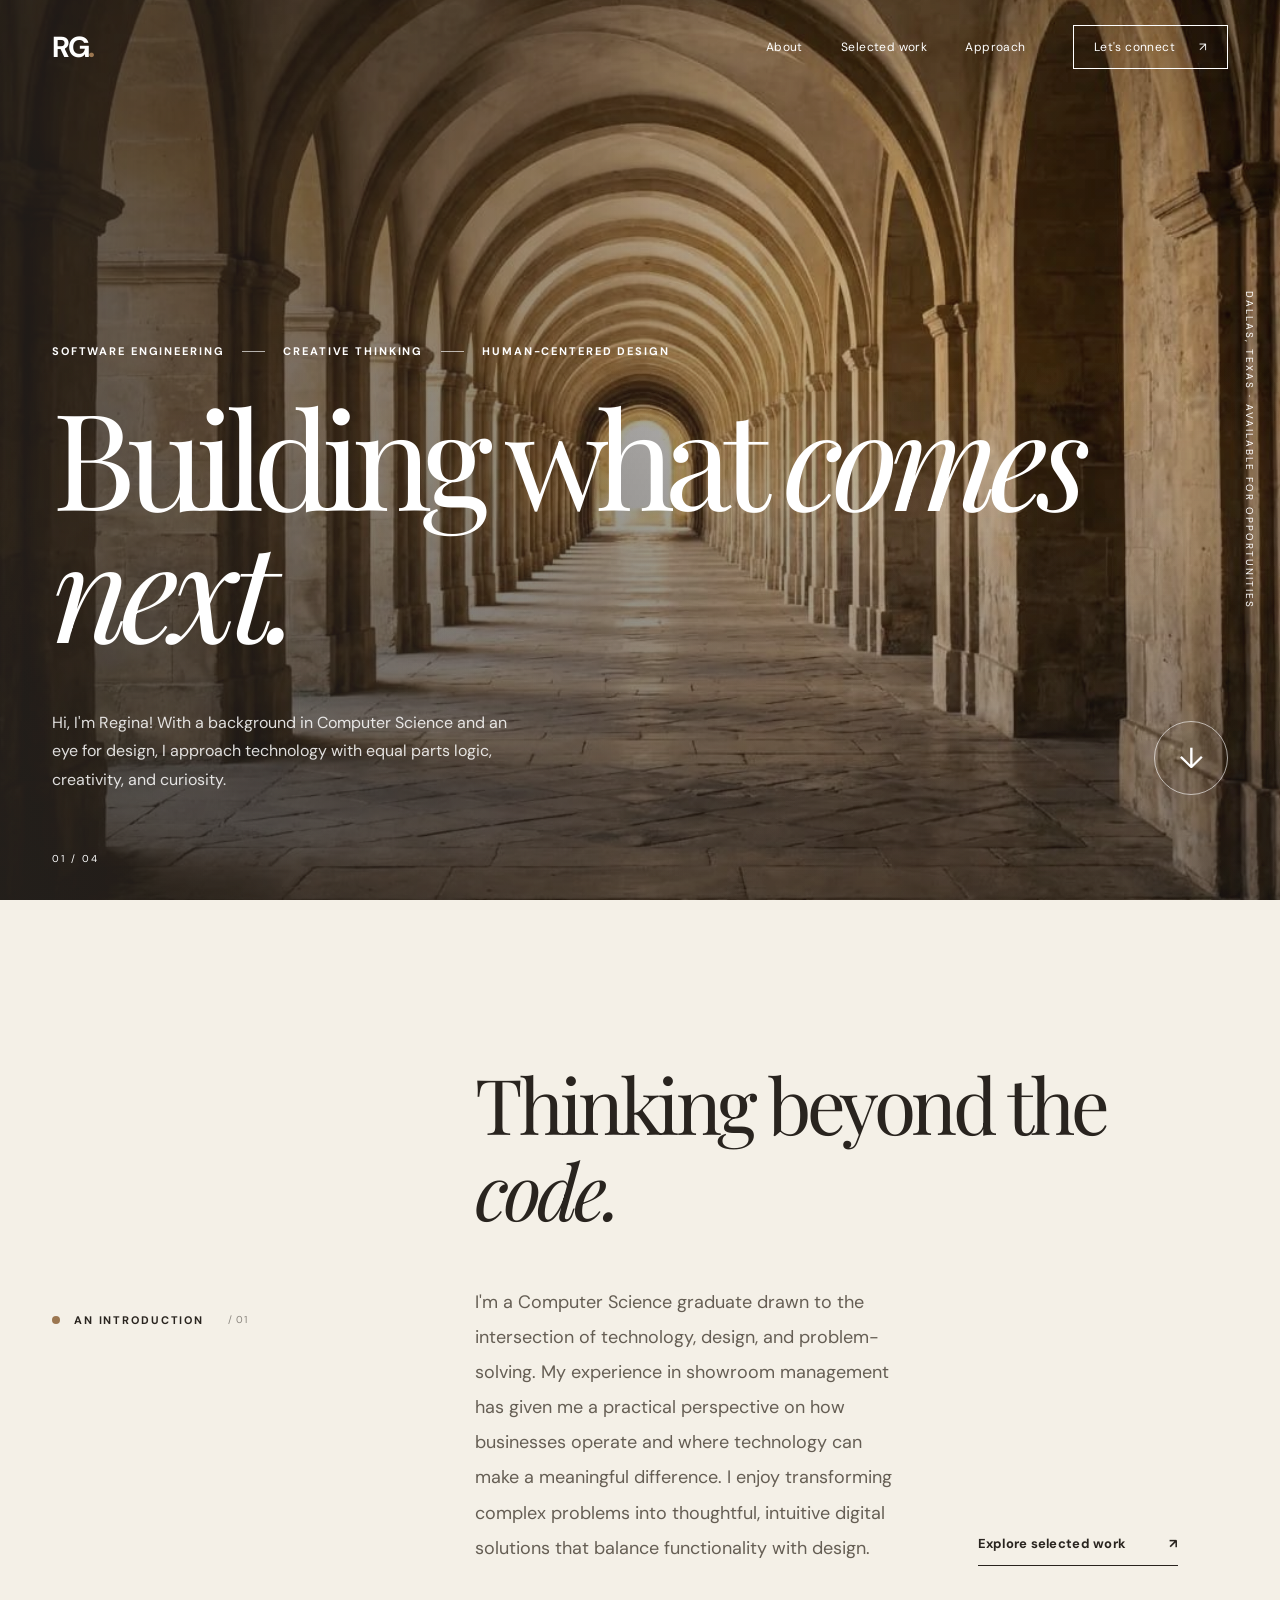
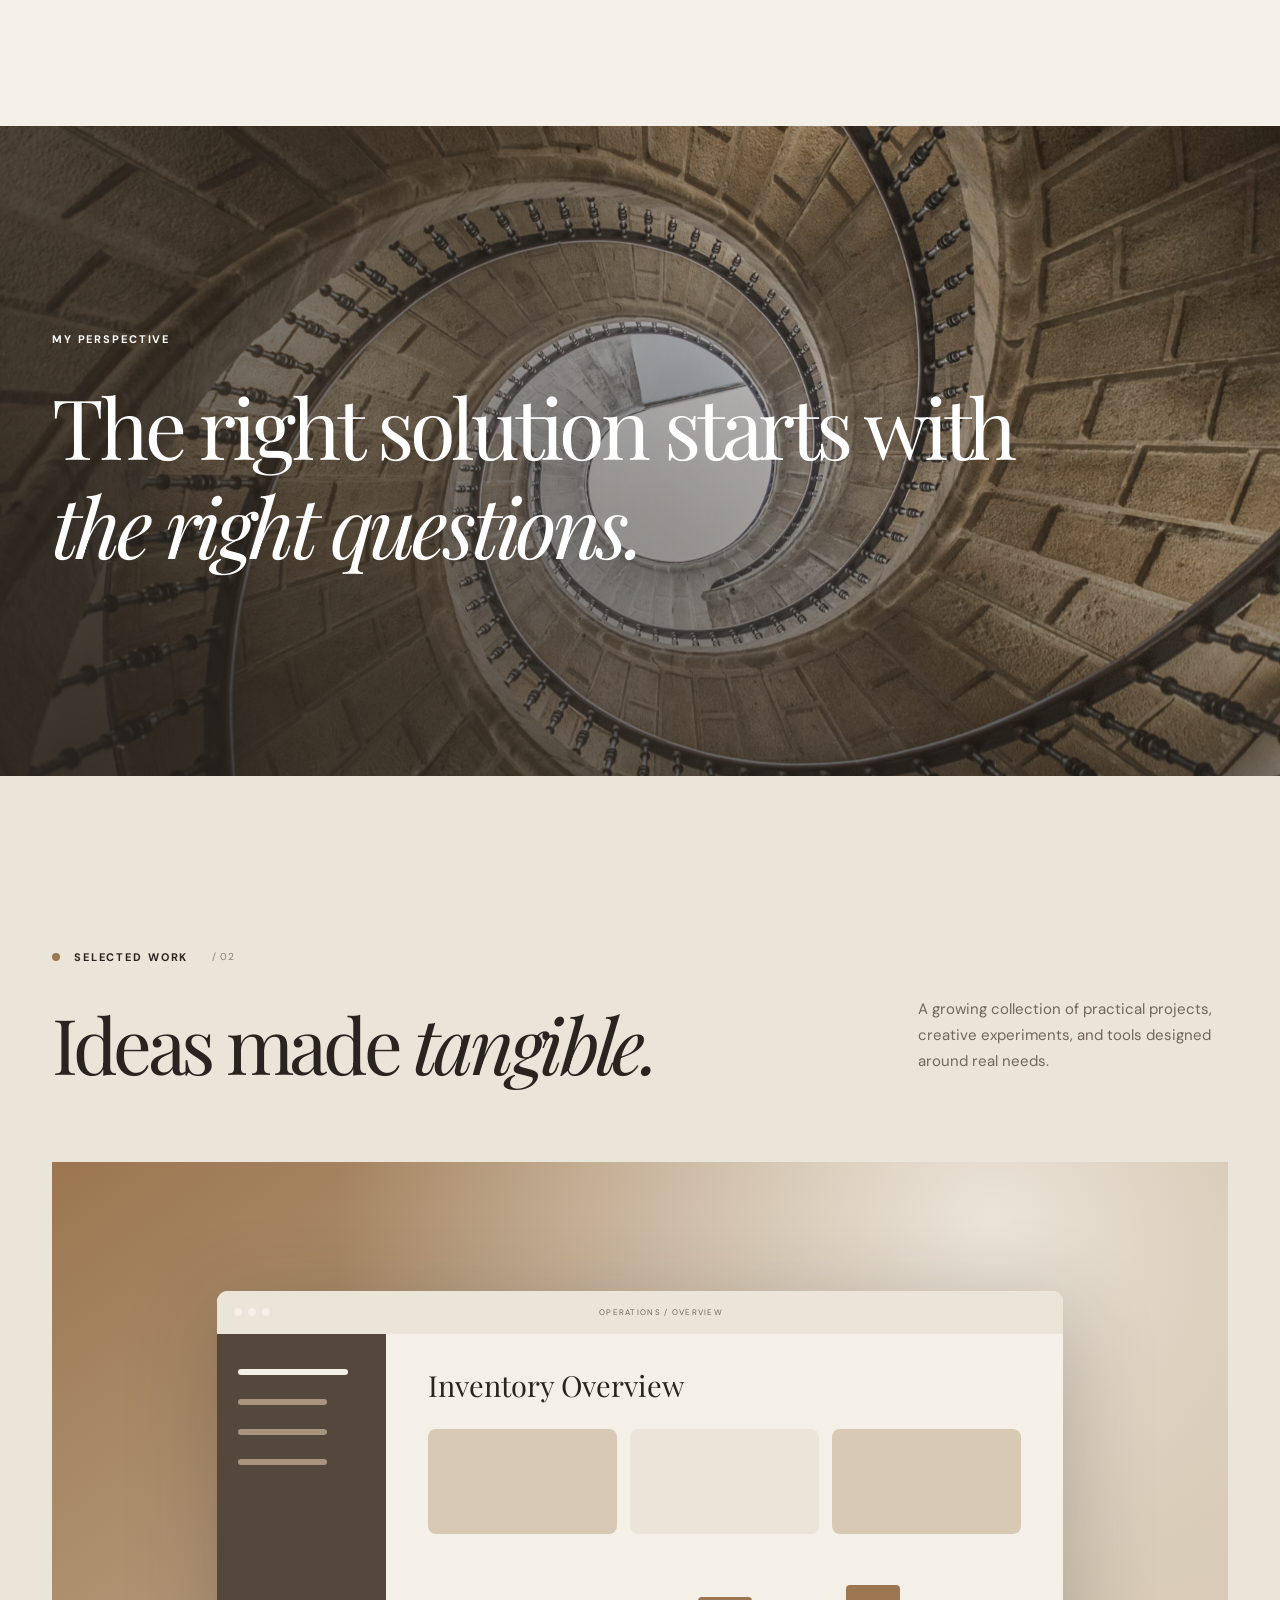
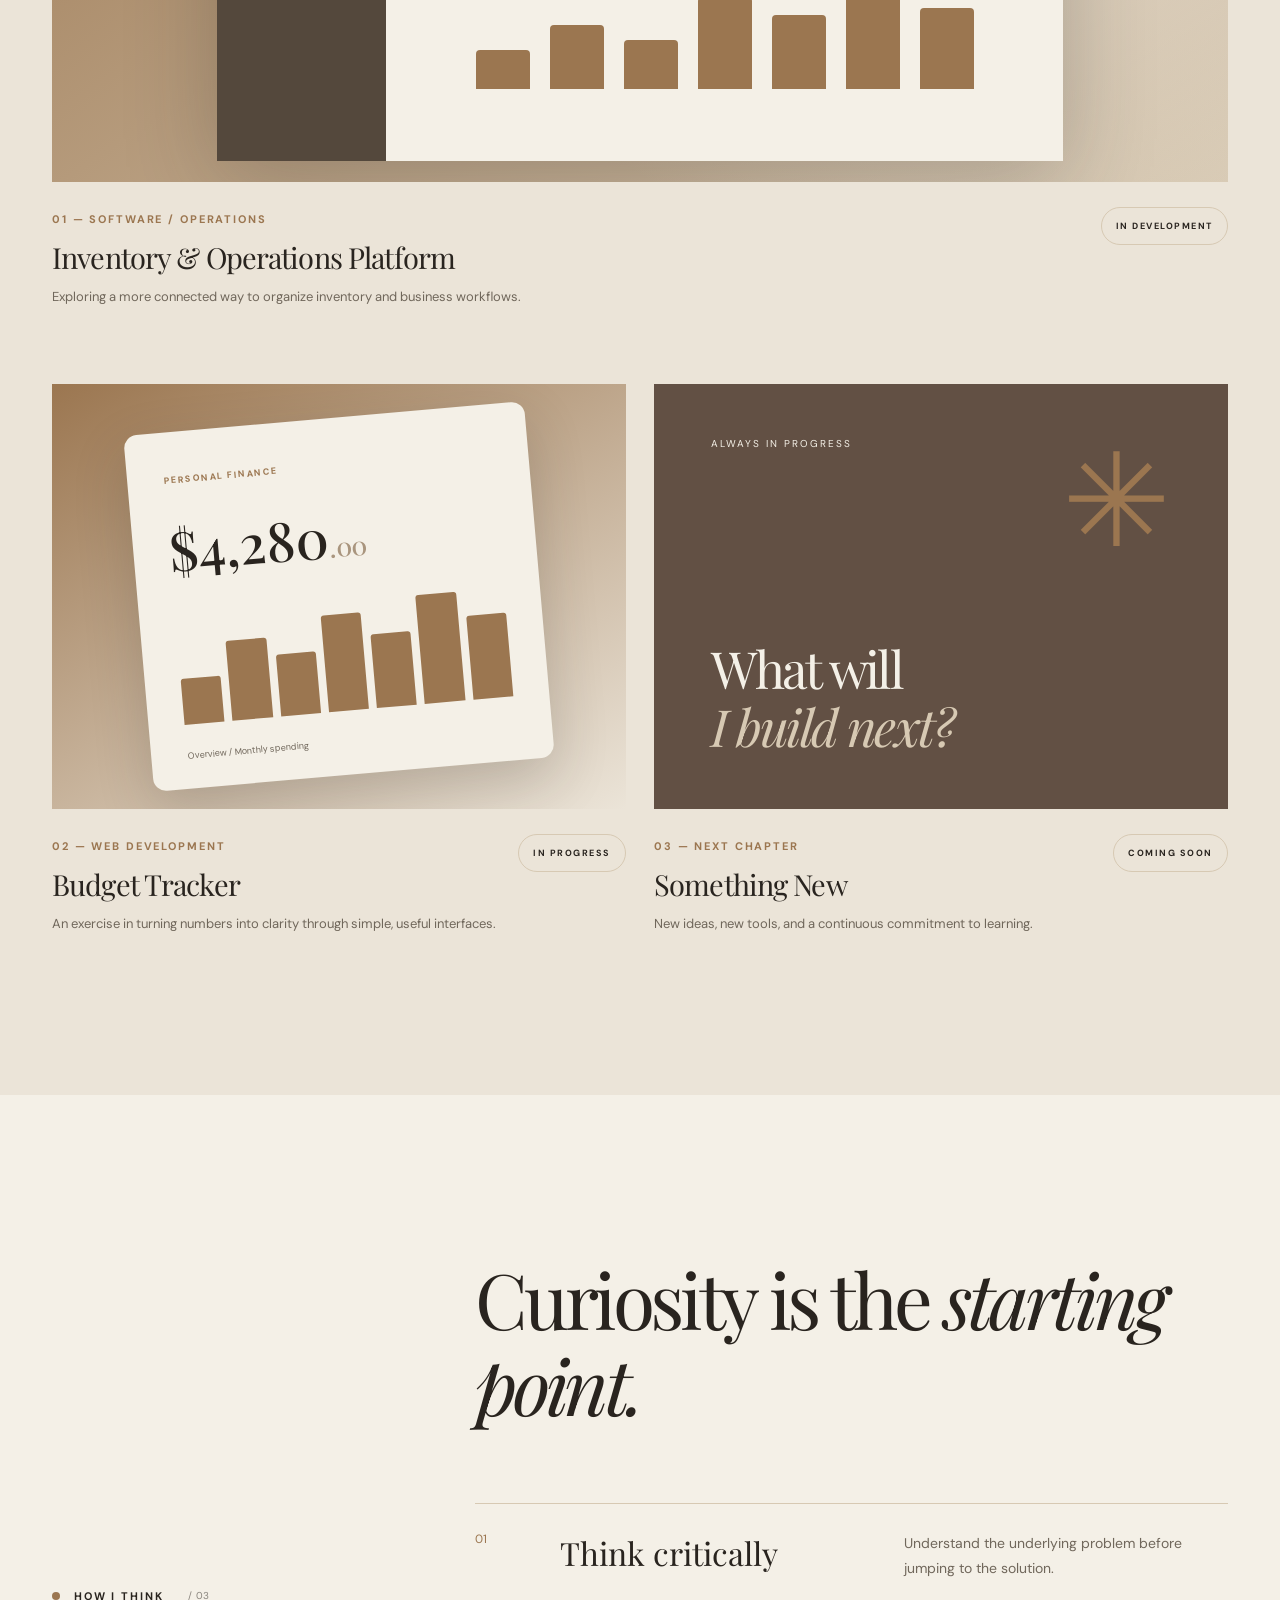
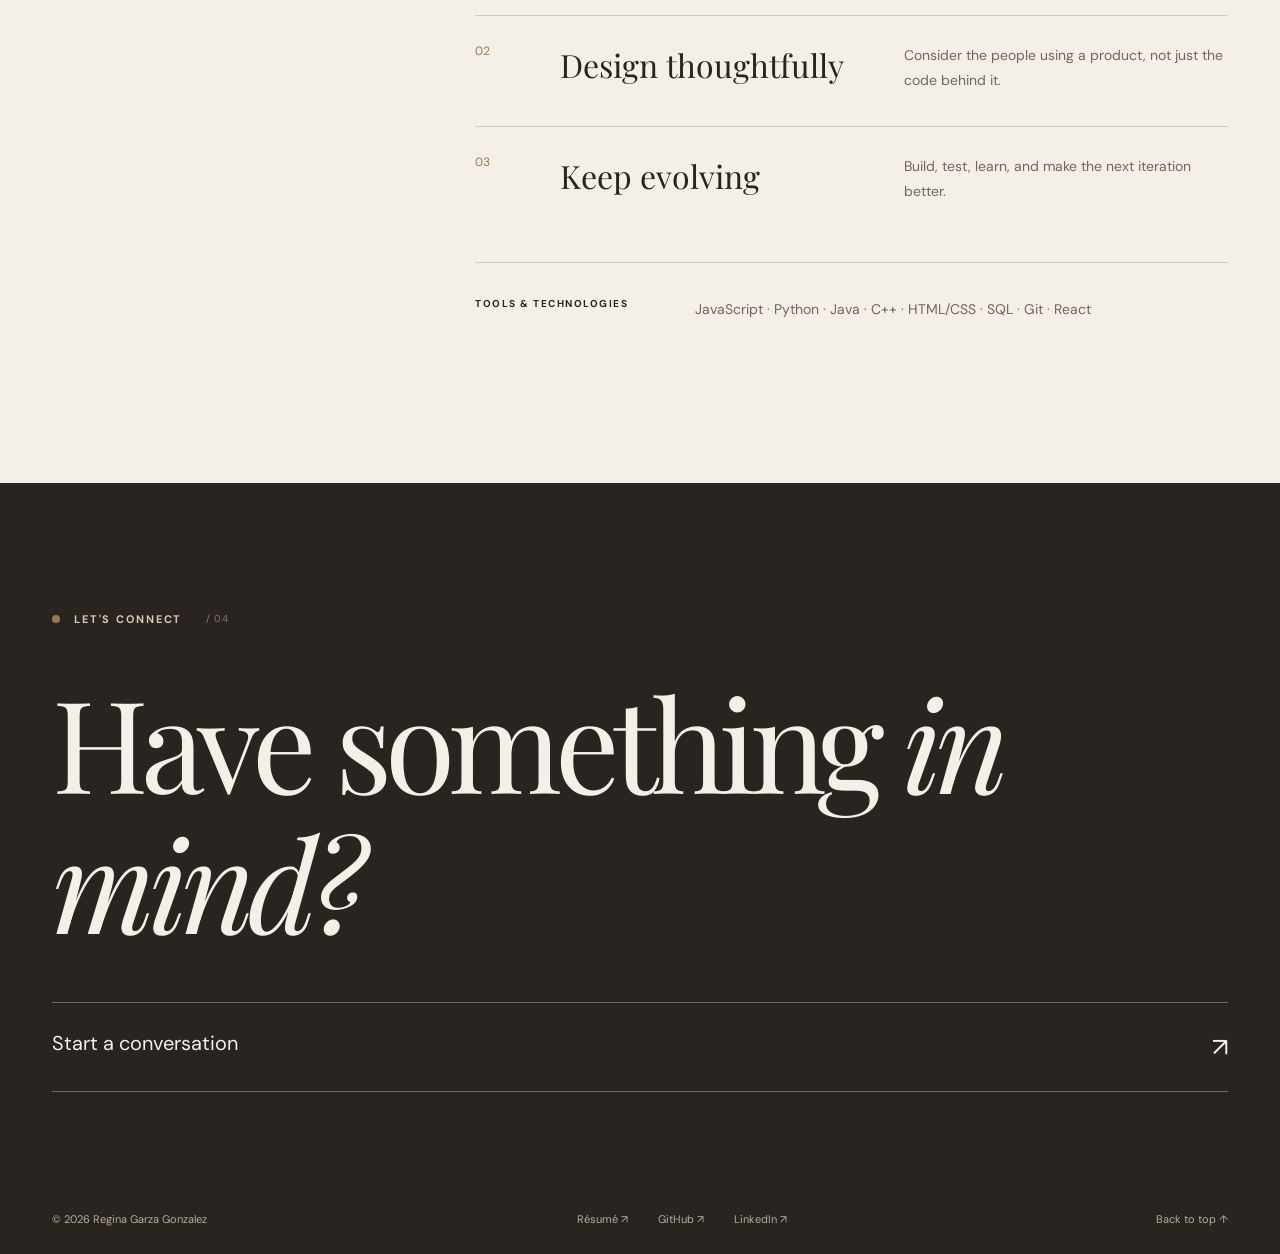
<file: index.html>
<!DOCTYPE html>
<html lang="en">
<head>
  <meta charset="UTF-8" />
  <meta name="viewport" content="width=device-width, initial-scale=1.0" />
  <meta name="description" content="Regina Garza Gonzalez — a developer blending thoughtful design, practical technology, and problem solving." />
  <meta name="theme-color" content="#182521" />
  <title>Regina Garza Gonzalez | Developer & Designer</title>
  <link rel="preconnect" href="https://fonts.googleapis.com" />
  <link rel="preconnect" href="https://fonts.gstatic.com" crossorigin />
  <link href="https://fonts.googleapis.com/css2?family=DM+Sans:wght@400;500;600;700&family=Manrope:wght@400;500;600;700&family=Playfair+Display:wght@400;500;600&display=swap" rel="stylesheet" />
  <link rel="stylesheet" href="styles.css" />
  <script src="script.js" defer></script>
</head>
<body>
  <a class="skip-link" href="#main">Skip to content</a>
  <header class="site-header" id="site-header">
    <nav class="nav shell" aria-label="Primary navigation">
      <a class="wordmark" href="#home" aria-label="Regina Garza Gonzalez home">RG<span class="wordmark-dot">.</span></a>
      <button class="menu-toggle" type="button" aria-label="Open navigation" aria-expanded="false" aria-controls="nav-links">
        <span></span><span></span>
      </button>
      <div class="nav-links" id="nav-links">
        <a href="#about">About</a>
        <a href="#work">Selected work</a>
        <a href="#approach">Approach</a>
        <a class="nav-contact" href="#contact">Let's connect <span aria-hidden="true">↗</span></a>
      </div>
    </nav>
  </header>

  <main id="main">
    <section class="hero" id="home" aria-labelledby="hero-heading">
      <div class="hero-image parallax-layer" aria-hidden="true"></div>
      <div class="hero-shade" aria-hidden="true"></div>
      <div class="hero-content shell">
        <div class="eyebrow hero-eyebrow reveal">SOFTWARE ENGINEERING <span class="eyebrow-line"></span> CREATIVE THINKING <span class="eyebrow-line"></span> HUMAN-CENTERED DESIGN</div>
        <h1 id="hero-heading" class="reveal">Building what <em>comes next.</em></h1>
        <div class="hero-footer reveal">
          <p>Hi, I'm Regina! With a background in Computer Science and an eye for design, I approach technology with equal parts logic, creativity, and curiosity.</p>
          <a class="round-link" href="#about" aria-label="Explore my portfolio"><span aria-hidden="true">↓</span></a>
        </div>
      </div>
      <div class="hero-index" aria-hidden="true">01 / 04</div>
      <div class="hero-side-label" aria-hidden="true">DALLAS, TEXAS · AVAILABLE FOR OPPORTUNITIES</div>
    </section>

    <section class="intro section-pad" id="about" aria-labelledby="about-heading">
      <div class="shell intro-grid">
        <div class="section-kicker reveal"><span class="kicker-dot"></span> AN INTRODUCTION <span class="section-number">/ 01</span></div>
        <div>
          <h2 class="display-heading reveal" id="about-heading">Thinking beyond the <em>code.</em></h2>
          <div class="intro-bottom reveal">
            <p>I'm a Computer Science graduate drawn to the intersection of technology, design, and problem-solving. My experience in showroom management has given me a practical perspective on how businesses operate and where technology can make a meaningful difference. I enjoy transforming complex problems into thoughtful, intuitive digital solutions that balance functionality with design.</p>
            <a class="text-link" href="#work">Explore selected work <span aria-hidden="true">↗</span></a>
          </div>
        </div>
      </div>
    </section>

    <section class="image-break" aria-label="Interlude">
      <div class="image-break-bg parallax-layer" aria-hidden="true"></div>
      <div class="image-break-overlay" aria-hidden="true"></div>
      <div class="shell image-break-content reveal">
        <span class="eyebrow">MY PERSPECTIVE</span>
        <p>The right solution starts with <em>the right questions.</em></p>
      </div>
    </section>

    <section class="work section-pad" id="work" aria-labelledby="work-heading">
      <div class="shell">
        <div class="section-kicker reveal"><span class="kicker-dot"></span> SELECTED WORK <span class="section-number">/ 02</span></div>
        <div class="section-heading-row reveal">
          <h2 class="display-heading" id="work-heading">Ideas made <em>tangible.</em></h2>
          <p>A growing collection of practical projects, creative experiments, and tools designed around real needs.</p>
        </div>
        <div class="projects">
          <article class="project project-large reveal">
            <div class="project-visual project-visual-one">
              <div class="mock-window" aria-hidden="true">
                <div class="mock-top"><span></span><span></span><span></span><div>OPERATIONS / OVERVIEW</div></div>
                <div class="mock-body"><div class="mock-sidebar"><span></span><span></span><span></span><span></span></div><div class="mock-main"><div class="mock-label">Inventory Overview</div><div class="mock-cards"><i></i><i></i><i></i></div><div class="mock-chart"><b></b><b></b><b></b><b></b><b></b><b></b><b></b></div></div></div>
              </div>
            </div>
            <div class="project-meta"><div><span class="project-number">01 — SOFTWARE / OPERATIONS</span><h3>Inventory & Operations Platform</h3><p>Exploring a more connected way to organize inventory and business workflows.</p></div><span class="status">IN DEVELOPMENT</span></div>
          </article>
          <article class="project project-half reveal">
            <div class="project-visual project-visual-two">
              <div class="budget-art" aria-hidden="true"><span class="budget-label">PERSONAL FINANCE</span><strong>$4,280<span>.00</span></strong><div class="budget-bars"><i></i><i></i><i></i><i></i><i></i><i></i><i></i></div><small>Overview / Monthly spending</small></div>
            </div>
            <div class="project-meta"><div><span class="project-number">02 — WEB DEVELOPMENT</span><h3>Budget Tracker</h3><p>An exercise in turning numbers into clarity through simple, useful interfaces.</p></div><span class="status">IN PROGRESS</span></div>
          </article>
          <article class="project project-half reveal">
            <div class="project-visual project-visual-three"><div class="project-three-inner"><span>ALWAYS IN PROGRESS</span><div>What will<br /><em>I build next?</em></div><span class="three-asterisk" aria-hidden="true">✳</span></div></div>
            <div class="project-meta"><div><span class="project-number">03 — NEXT CHAPTER</span><h3>Something New</h3><p>New ideas, new tools, and a continuous commitment to learning.</p></div><span class="status">COMING SOON</span></div>
          </article>
        </div>
      </div>
    </section>

    <section class="approach section-pad" id="approach" aria-labelledby="approach-heading">
      <div class="shell approach-grid">
        <div class="section-kicker reveal"><span class="kicker-dot"></span> HOW I THINK <span class="section-number">/ 03</span></div>
        <div>
          <h2 class="display-heading reveal" id="approach-heading">Curiosity is the <em>starting point.</em></h2>
          <div class="approach-row reveal"><span>01</span><h3>Think critically</h3><p>Understand the underlying problem before jumping to the solution.</p></div>
          <div class="approach-row reveal"><span>02</span><h3>Design thoughtfully</h3><p>Consider the people using a product, not just the code behind it.</p></div>
          <div class="approach-row reveal"><span>03</span><h3>Keep evolving</h3><p>Build, test, learn, and make the next iteration better.</p></div>
          <div class="tech-line reveal"><span>TOOLS & TECHNOLOGIES</span><p>JavaScript · Python · Java · C++ · HTML/CSS · SQL · Git · React</p></div>
        </div>
      </div>
    </section>

    <footer class="footer" id="contact">
      <div class="shell footer-inner">
        <div class="section-kicker reveal"><span class="kicker-dot"></span> LET'S CONNECT <span class="section-number">/ 04</span></div>
        <p class="footer-lead reveal">Have something <em>in mind?</em></p>
        <div class="footer-actions reveal"><a href="mailto:YOUR_EMAIL@example.com">Start a conversation <span aria-hidden="true">↗</span></a></div>
        <div class="footer-bottom"><span>© <span id="year">2026</span> Regina Garza Gonzalez</span><div><a href="regina_resume.pdf" download>Résumé ↗</a><a href="https://github.com/" target="_blank" rel="noopener noreferrer">GitHub ↗</a><a href="https://www.linkedin.com/" target="_blank" rel="noopener noreferrer">LinkedIn ↗</a></div><a href="#home">Back to top ↑</a></div>
      </div>
    </footer>
  </main>
</body>
</html>
</file>
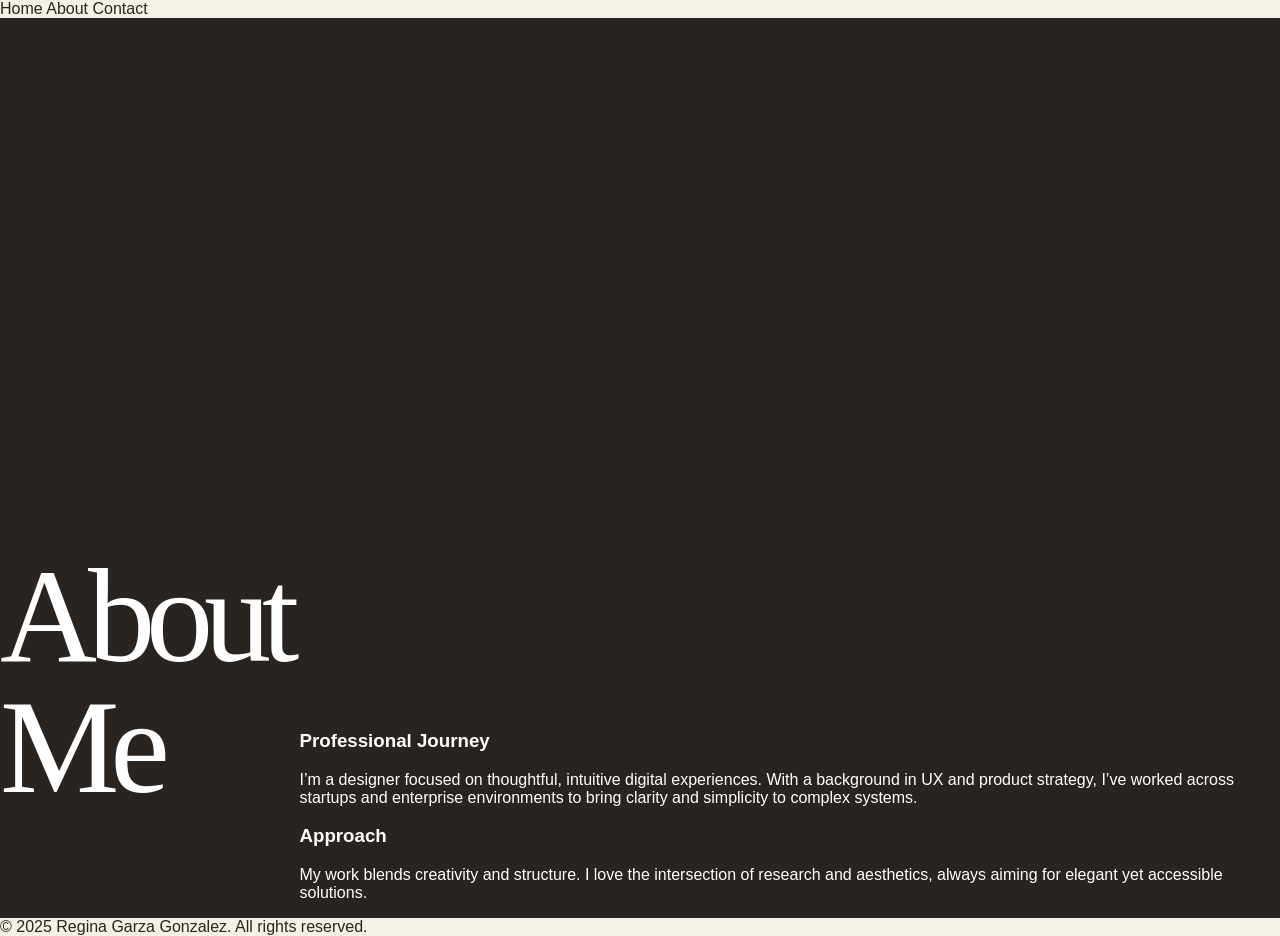
<file: about.html>
<!DOCTYPE html>
<html lang="en">
<head>
  <meta charset="UTF-8" />
  <meta name="viewport" content="width=device-width, initial-scale=1.0" />
  <title>About | Regina</title>
  <link rel="stylesheet" href="styles.css" />
</head>
<body>

  <nav>
    <a href="index.html">Home</a>
    <a href="about.html">About</a>
    <a href="contact.html">Contact</a>
  </nav>

    <section class="hero">
    <div class="hero-content">
      <h1>About Me</h1>
    </div>

    <div class="wave-divider">
      <svg viewBox="0 0 1440 150" preserveAspectRatio="none">
        <path d="M0,100 C480,200 960,0 1440,100 L1440,150 L0,150 Z" fill="#fdfaf6"/>
      </svg>
    </div>
    <br>
    <div class="feature-grid">
      <div class="feature">
        <h3>Professional Journey</h3>
        <p>I’m a designer focused on thoughtful, intuitive digital experiences. With a background in UX and product strategy, I’ve worked across startups and enterprise environments to bring clarity and simplicity to complex systems.</p>
      </div>
      <div class="feature">
        <h3>Approach</h3>
        <p>My work blends creativity and structure. I love the intersection of research and aesthetics, always aiming for elegant yet accessible solutions.</p>
      </div>
    </div>
  </section>
</section>
  <footer>
    &copy; 2025 Regina Garza Gonzalez. All rights reserved.
  </footer>
<script>
  window.addEventListener("DOMContentLoaded", () => {
    const body = document.body;
    body.classList.add("page-enter");
    requestAnimationFrame(() => {
      body.classList.add("page-enter-active");
    });
  });
</script>
</body>
</html>
</file>
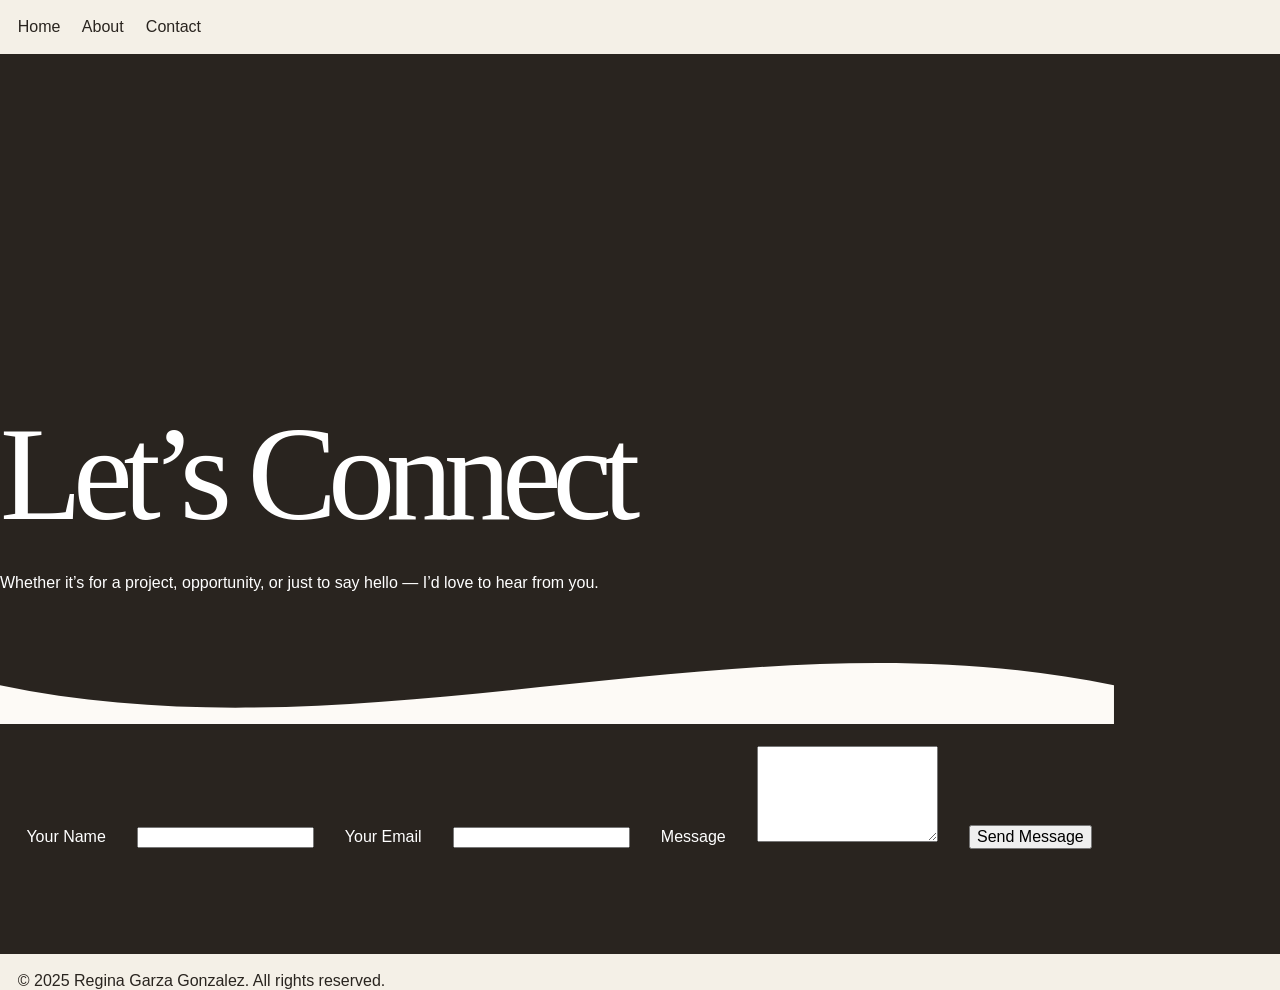
<file: contact.html>
<!DOCTYPE html>
<html lang="en">
<head>
  <meta charset="UTF-8" />
  <meta name="viewport" content="width=device-width, initial-scale=1.0" />
  <title>Contact | Regina</title>
  <link rel="stylesheet" href="styles.css" />
</head>
<body>

  <nav>
    <a href="index.html">Home</a>
    <a href="about.html">About</a>
    <a href="contact.html">Contact</a>
  </nav>
 
 <section class="hero">
   <div class="hero-content">
    <h1>Let’s Connect</h1>
    <p>Whether it’s for a project, opportunity, or just to say hello — I’d love to hear from you.</p>
   <div class="wave-divider">
      <svg viewBox="0 0 1440 150" preserveAspectRatio="none">
        <path d="M0,100 C480,200 960,0 1440,100 L1440,150 L0,150 Z" fill="#fdfaf6"/>
      </svg>
   </div>

   <form action="mailto:reginag1998@gmail.com" method="POST" enctype="text/plain">
      <label for="name">Your Name</label>
      <input type="text" id="name" name="name" required />

      <label for="email">Your Email</label>
      <input type="email" id="email" name="email" required />

      <label for="message">Message</label>
      <textarea id="message" name="message" rows="6" required></textarea>

      <button type="submit">Send Message</button>
    </form>
 </section>
  <footer>
    &copy; 2025 Regina Garza Gonzalez. All rights reserved.
  </footer>
<script>
  window.addEventListener("DOMContentLoaded", () => {
    const body = document.body;
    body.classList.add("page-enter");
    requestAnimationFrame(() => {
      body.classList.add("page-enter-active");
    });
  });
</script>
</body>
</html>
</file>
<file: styles.css>
:root {
    --ink: #29241F;
    --cream: #F4F0E7;
    --paper: #EBE4D8;
    --olive: #69705B;
    --line: #D7C9B3;
    --bronze: #9B7650;
    --serif: 'Playfair Display', Georgia, serif;
    --sans: 'DM Sans', Arial, sans-serif
}

* {
    box-sizing: border-box
}

html {
    scroll-behavior: smooth
}

body {
    margin: 0;
    background: var(--cream);
    color: var(--ink);
    font-family: var(--sans);
    -webkit-font-smoothing: antialiased
}

a {
    color: inherit;
    text-decoration: none
}

button {
    font: inherit
}

img {
    display: block;
    max-width: 100%
}

::selection {
    background: #D7c9b3;
    color: var(--ink)
}

.shell {
    width: min(100% - 104px, 1440px);
    margin-inline: auto
}

.skip-link {
    position: absolute;
    left: 12px;
    top: -70px;
    background: white;
    color: #111;
    padding: 12px;
    z-index: 100
}

.skip-link:focus {
    top: 12px
}

.site-header {
    position: fixed;
    inset: 0 0 auto;
    z-index: 50;
    color: #fff;
    transition: background .45s, color .45s, box-shadow .45s;
}

.site-header.scrolled {
    background: rgba(244, 240, 231, .93);
    color: var(--ink);
    backdrop-filter: blur(18px);
    -webkit-backdrop-filter: blur(18px);
    box-shadow: 0 1px 0 rgba(31, 48, 43, .12)
}

.nav {
    height: 94px;
    display: flex;
    justify-content: space-between;
    align-items: center
}

.wordmark {
    font-size: 29px;
    font-weight: 700;
    letter-spacing: -2px
}

.wordmark-dot {
    color: var(--bronze);
}

.nav-links {
    display: flex;
    gap: 38px;
    align-items: center;
    font-size: 12px;
    letter-spacing: .035em
}

.nav-links>a {
    transition: opacity .2s
}

.nav-links>a:hover {
    opacity: .6
}

.nav-links .nav-contact {
    border: 1px solid currentColor;
    padding: 13px 20px;
    margin-left: 9px
}

.nav-contact span {
    margin-left: 20px
}

.menu-toggle {
    display: none
}

.hero {
    position: relative;
    min-height: 790px;
    height: 100svh;
    background: var(--ink);
    color: #fff;
    overflow: hidden;
    display: flex;
    align-items: flex-end
}

.hero-image,
.hero-shade,
.image-break-bg,
.image-break-overlay {
    position: absolute;
    inset: 0
}

.hero-image {
    inset: -7% 0;
    background-image: url("images/hero-arches.jpeg");
    background-position: center;
    background-size: cover;
    filter: saturate(.75) contrast(1.05);
    will-change: transform
}

.hero-shade {
    background:
        linear-gradient(90deg,
            rgba(41, 36, 31, .76),
            rgba(41, 36, 31, .21) 75%),
        linear-gradient(0deg,
            rgba(41, 36, 31, .40),
            transparent 60%);
}

.hero-content {
    position: relative;
    z-index: 2;
    padding-bottom: 105px
}

.eyebrow,
.section-kicker,
.project-number,
.status,
.budget-label {
    font-size: 11px;
    font-weight: 700;
    letter-spacing: .17em
}

.hero-eyebrow {
    display: flex;
    align-items: center;
    gap: 18px;
    margin-bottom: 32px
}

.eyebrow-line {
    width: 23px;
    height: 1px;
    background: rgba(255, 255, 255, .65)
}

.hero h1 {
    font: 400 clamp(70px, 10.5vw, 162px)/.98 var(--serif);
    letter-spacing: -.068em;
    max-width: 1170px;
    margin: 0
}

.hero h1 em,
.display-heading em,
.image-break-content em,
.footer-lead em {
    font-weight: 400
}

.hero-footer {
    display: flex;
    justify-content: space-between;
    align-items: end;
    margin-top: 55px
}

.hero-footer p {
    font-size: 16px;
    line-height: 1.8;
    width: min(100%, 470px);
    margin: 0;
    color: rgba(255, 255, 255, .85)
}

.round-link {
    height: 74px;
    width: 74px;
    border: 1px solid rgba(255, 255, 255, .6);
    border-radius: 50%;
    display: grid;
    place-items: center;
    font-size: 29px;
    transition: background .25s, color .25s
}

.round-link:hover {
    background: white;
    color: var(--ink)
}

.hero-index,
.hero-side-label {
    position: absolute;
    z-index: 2;
    font-size: 10px;
    letter-spacing: .2em
}

.hero-index {
    bottom: 35px;
    left: max(52px, calc((100vw - 1440px)/2))
}

.hero-side-label {
    right: 24px;
    top: 50%;
    writing-mode: vertical-rl;
    transform: translateY(-50%)
}

.section-pad {
    padding: 160px 0
}

.intro-grid,
.approach-grid {
    display: grid;
    grid-template-columns: 31% 1fr;
    gap: 5%
}

.section-kicker {
    display: flex;
    align-items: center;
    gap: 14px;
    white-space: nowrap;
    padding-top: 14px
}

.kicker-dot {
    width: 8px;
    height: 8px;
    border-radius: 50%;
    background: var(--bronze);
}

.section-number {
    font-size: 10px;
    font-weight: 400;
    letter-spacing: .05em;
    opacity: .52;
    margin-left: 10px
}

.display-heading {
    font: 400 clamp(50px, 6vw, 91px)/1.12 var(--serif);
    letter-spacing: -.057em;
    margin: 0;
    max-width: 930px
}

.intro-bottom {
    display: grid;
    grid-template-columns: 1.25fr .75fr;
    gap: 85px;
    align-items: end;
    margin-top: 53px
}

.intro-bottom p {
    font-size: 18px;
    line-height: 1.95;
    color: #655e54;
    margin: 0
}

.text-link {
    font-size: 13px;
    font-weight: 700;
    letter-spacing: .02em;
    border-bottom: 1px solid var(--ink);
    padding-bottom: 13px;
    width: max-content;
    max-width: 100%
}

.text-link span {
    margin-left: 40px
}

.image-break {
    height: 650px;
    position: relative;
    overflow: hidden;
    color: white;
    display: flex;
    align-items: center
}

.image-break-bg {
    inset: -9% 0;
    background: url("images/perspective-spiral.png") center/cover;
    will-change: transform
}

.image-break-overlay {
    background:
        linear-gradient(90deg,
            rgba(41, 36, 31, .76),
            rgba(41, 36, 31, .21) 75%),
        linear-gradient(0deg,
            rgba(41, 36, 31, .40),
            transparent 60%);
}

.image-break-content {
    position: relative;
    z-index: 2
}

.image-break-content p {
    font: 400 clamp(49px, 6.5vw, 98px)/1.19 var(--serif);
    letter-spacing: -.05em;
    width: min(100%, 1050px);
    margin: 28px 0 0
}

.work {
    background: var(--paper)
}

.section-heading-row {
    display: flex;
    justify-content: space-between;
    align-items: end;
    gap: 30px;
    margin: 32px 0 76px
}

.section-heading-row p {
    max-width: 310px;
    line-height: 1.75;
    font-size: 15px;
    color: #70675b;
    margin: 0 0 11px
}

.projects {
    display: grid;
    grid-template-columns: 1fr 1fr;
    column-gap: 28px;
    row-gap: 76px
}

.project-large {
    grid-column: 1/-1
}

.project-visual {
    overflow: hidden;
    position: relative;
    display: flex;
    align-items: center;
    justify-content: center
}

.project-visual-one {
    height: 620px;
    background: var(--line);
    background-image: radial-gradient(circle at 80% 10%, var(--paper), transparent 60%), linear-gradient(145deg, var(--bronze), var(--line))
}

.project-visual-two {
    height: 425px;
    background: var(--line);
    background-image: linear-gradient(150deg, var(--bronze), var(--paper));
}

.project-visual-three {
    height: 425px;
    background: #625044;
    color: var(--cream);
}

.mock-window {
    background: var(--cream);
    border-radius: 11px 11px 0 0;
    box-shadow: 0 20px 90px rgba(41, 36, 31, 0.25);
    width: 72%;
    height: 470px;
    transform: translateY(54px);
    overflow: hidden
}

.mock-top {
    height: 43px;
    background: var(--paper);
    display: flex;
    align-items: center;
    gap: 6px;
    padding: 0 17px
}

.mock-top span {
    width: 8px;
    height: 8px;
    border-radius: 50%;
    background: var(--cream);
}

.mock-top div {
    font-size: 8px;
    letter-spacing: .16em;
    margin: auto;
    color: #70675b;
}

.mock-body {
    display: flex;
    height: 100%
}

.mock-sidebar {
    width: 20%;
    background: #54483c;
    padding: 35px 21px;
    display: flex;
    flex-direction: column;
    gap: 24px
}

.mock-sidebar span {
    height: 6px;
    width: 70%;
    background: #a9957e;
    border-radius: 7px
}

.mock-sidebar span:first-child {
    width: 87%;
    background: var(--cream);
}

.mock-main {
    padding: 32px 5%;
    width: 80%
}

.mock-label {
    font: 29px var(--serif);
    color: var(--ink);
    margin-bottom: 25px
}

.mock-cards {
    display: flex;
    gap: 13px
}

.mock-cards i {
    height: 105px;
    flex: 1;
    background: var(--line);
    border-radius: 8px
}

.mock-cards i:nth-child(2) {
    background: var(--paper);
}

.mock-chart {
    height: 160px;
    border-radius: 8px;
    margin-top: 20px;
    background: var(--paperS);
    display: flex;
    align-items: end;
    gap: 4%;
    padding: 25px 8%
}

.mock-chart b {
    background: var(--bronze);
    flex: 1;
    border-radius: 4px 4px 0 0;
    height: 35%
}

.mock-chart b:nth-child(2) {
    height: 58%
}

.mock-chart b:nth-child(3) {
    height: 44%
}

.mock-chart b:nth-child(4) {
    height: 83%
}

.mock-chart b:nth-child(5) {
    height: 67%
}

.mock-chart b:nth-child(6) {
    height: 94%
}

.mock-chart b:nth-child(7) {
    height: 73%
}

.project-meta {
    display: flex;
    justify-content: space-between;
    gap: 20px;
    padding-top: 25px
}

.project-number {
    color: var(--bronze);
}

.project-meta h3 {
    font: 400 29px/1.25 var(--serif);
    letter-spacing: -.03em;
    margin: 11px 0
}

.project-meta p {
    font-size: 13px;
    line-height: 1.7;
    color: #70675b;
    margin: 0
}

.status {
    white-space: nowrap;
    border: 1px solid var(--line);
    border-radius: 100px;
    padding: 12px 14px;
    height: fit-content;
    font-size: 9px
}

.budget-art {
    width: 70%;
    background: var(--cream);
    box-shadow: 0 20px 55px rgba(41, 36, 31, 0.20);
    border-radius: 13px;
    padding: 35px 36px 25px;
    transform: rotate(-5deg)
}

.budget-label {
    color: var(--bronze);
    font-size: 9px
}

.budget-art strong {
    display: block;
    font: 500 54px var(--serif);
    margin-top: 25px;
    color: var(--ink);
}

.budget-art strong span {
    font-size: 26px;
    color: #a9957e;
}

.budget-bars {
    display: flex;
    gap: 8px;
    height: 115px;
    align-items: end;
    margin: 25px 0 18px
}

.budget-bars i {
    height: 40%;
    flex: 1;
    background: var(--bronze);
    border-radius: 3px 3px 0 0
}

.budget-bars i:nth-child(2) {
    height: 70%
}

.budget-bars i:nth-child(3) {
    height: 54%
}

.budget-bars i:nth-child(4) {
    height: 84%
}

.budget-bars i:nth-child(5) {
    height: 64%
}

.budget-bars i:nth-child(6) {
    height: 95%
}

.budget-bars i:nth-child(7) {
    height: 73%
}

.budget-art small {
    color: #70675b;
    font-size: 9px
}

.project-three-inner {
    position: relative;
    width: 80%;
    height: 75%;
    display: flex;
    flex-direction: column;
    justify-content: space-between
}

.project-three-inner>span:first-child {
    font-size: 10px;
    letter-spacing: .2em
}

.project-three-inner>div {
    font: 400 clamp(37px, 4vw, 64px)/1.14 var(--serif);
    letter-spacing: -.05em
}

.project-three-inner em {
    color: var(--line);
}

.three-asterisk {
    position: absolute;
    font-size: 130px;
    line-height: 1;
    right: 0;
    top: 0;
    color: var(--bronze);
}

.approach {
    background: var(--cream);
}

.approach .display-heading {
    margin-bottom: 76px
}

.approach-row {
    border-top: 1px solid var(--line);
    padding: 27px 0 33px;
    display: grid;
    grid-template-columns: 65px 1fr 1fr;
    gap: 20px;
    align-items: start
}

.approach-row>span {
    font-size: 12px;
    color: var(--bronze);
}

.approach-row h3 {
    font: 400 32px var(--serif);
    margin: 0
}

.approach-row p {
    font-size: 14px;
    line-height: 1.8;
    color: #70675b;
    margin: 0
}

.tech-line {
    border-top: 1px solid var(--line);
    margin-top: 25px;
    padding-top: 34px;
    display: grid;
    grid-template-columns: 200px 1fr;
    gap: 20px
}

.tech-line span {
    font-size: 10px;
    letter-spacing: .15em;
    font-weight: 700
}

.tech-line p {
    font-size: 14px;
    color: #70675b;
    margin: 0;
    line-height: 1.8
}

.footer {
    background: var(--ink);
    color: var(--cream);
    padding: 115px 0 28px
}

.footer .section-kicker {
    color: #d7c9b3;
}

.footer-lead {
    font: 400 clamp(70px, 10vw, 155px)/1.1 var(--serif);
    letter-spacing: -.055em;
    margin: 45px 0 50px
}

.footer-actions>a {
    display: flex;
    justify-content: space-between;
    border-top: 1px solid #75695b;
    border-bottom: 1px solid #75695b;
    padding: 27px 0;
    font-size: 20px
}

.footer-actions span {
    font-size: 26px
}

.footer-bottom {
    margin-top: 120px;
    display: flex;
    justify-content: space-between;
    gap: 20px;
    font-size: 11px;
    color: #b8ac9c;
}

.footer-bottom>div {
    display: flex;
    gap: 30px
}

.reveal {
    opacity: 0;
    transform: translateY(25px);
    transition: opacity .85s ease, transform .85s cubic-bezier(.2, .7, .2, 1)
}

.reveal.visible {
    opacity: 1;
    transform: translateY(0)
}

@media(max-width:1050px) {
    .shell {
        width: min(100% - 64px, 1440px)
    }

    .intro-grid,
    .approach-grid {
        grid-template-columns: 1fr;
        gap: 40px
    }

    .intro-bottom {
        gap: 35px
    }

    .hero h1 {
        font-size: clamp(64px, 11vw, 120px)
    }

    .hero-side-label {
        display: none
    }

    .hero-index {
        left: 32px
    }

    .section-pad {
        padding: 115px 0
    }
}

@media(max-width:700px) {
    .shell {
        width: calc(100% - 40px)
    }

    .nav {
        height: 75px
    }

    .menu-toggle {
        display: flex;
        flex-direction: column;
        gap: 6px;
        background: none;
        border: 0;
        padding: 12px;
        cursor: pointer;
        z-index: 4
    }

    .menu-toggle span {
        display: block;
        width: 25px;
        height: 2px;
        background: currentColor
    }

    .nav-links {
        display: none;
        position: absolute;
        top: 75px;
        left: 0;
        right: 0;
        background: var(--cream);
        color: var(--ink);
        padding: 28px 20px 35px;
        flex-direction: column;
        align-items: stretch;
        gap: 25px;
        box-shadow: 0 15px 25px #0002
    }

    .nav-links.open {
        display: flex
    }

    .nav-links .nav-contact {
        margin: 0;
        text-align: center
    }

    .hero {
        min-height: 650px;
        height: 100svh
    }

    .hero-content {
        padding-bottom: 85px
    }

    .hero h1 {
        font-size: clamp(60px, 14vw, 97px)
    }

    .hero-eyebrow {
        font-size: 9px;
        gap: 10px;
        line-height: 1.6
    }

    .eyebrow-line {
        width: 12px
    }

    .hero-footer {
        margin-top: 34px;
        gap: 20px
    }

    .hero-footer p {
        font-size: 13px
    }

    .round-link {
        flex-shrink: 0;
        width: 55px;
        height: 55px
    }

    .hero-index {
        left: 20px;
        bottom: 22px
    }

    .section-pad {
        padding: 85px 0
    }

    .display-heading {
        font-size: clamp(43px, 10vw, 67px)
    }

    .intro-bottom {
        grid-template-columns: 1fr;
        gap: 36px
    }

    .intro-bottom p {
        font-size: 16px
    }

    .image-break {
        height: 510px
    }

    .image-break-content p {
        font-size: clamp(42px, 10vw, 70px)
    }

    .section-heading-row {
        display: block;
        margin: 27px 0 40px
    }

    .section-heading-row p {
        margin-top: 24px
    }

    .projects {
        display: block
    }

    .project {
        margin-bottom: 55px
    }

    .project-visual-one {
        height: 350px
    }

    .project-visual-two,
    .project-visual-three {
        height: 330px
    }

    .mock-window {
        width: 85%;
        height: 290px;
        transform: translateY(35px)
    }

    .mock-sidebar {
        padding: 20px 9px
    }

    .mock-main {
        padding: 20px 4%
    }

    .mock-label {
        font-size: 19px
    }

    .mock-cards i {
        height: 60px
    }

    .mock-chart {
        height: 90px;
        margin-top: 10px;
        padding: 15px
    }

    .project-meta h3 {
        font-size: 23px
    }

    .status {
        font-size: 8px;
        padding: 9px
    }

    .budget-art {
        width: 75%;
        padding: 24px
    }

    .budget-art strong {
        font-size: 38px
    }

    .budget-bars {
        height: 80px
    }

    .approach .display-heading {
        margin-bottom: 55px
    }

    .approach-row {
        grid-template-columns: 35px 1fr;
        gap: 10px
    }

    .approach-row p {
        grid-column: 2
    }

    .approach-row h3 {
        font-size: 28px
    }

    .tech-line {
        grid-template-columns: 1fr
    }

    .footer {
        padding-top: 75px
    }

    .footer-lead {
        font-size: clamp(62px, 13vw, 95px)
    }

    .footer-bottom {
        margin-top: 80px;
        flex-direction: column;
        line-height: 1.8
    }

    .footer-bottom>div {
        flex-wrap: wrap
    }
}

@media(prefers-reduced-motion:reduce) {
    html {
        scroll-behavior: auto
    }

    .reveal {
        opacity: 1;
        transform: none;
        transition: none
    }

    .parallax-layer {
        transform: none !important
    }

    * {
        animation-duration: .01ms !important;
        transition-duration: .01ms !important
    }
}
</file>
